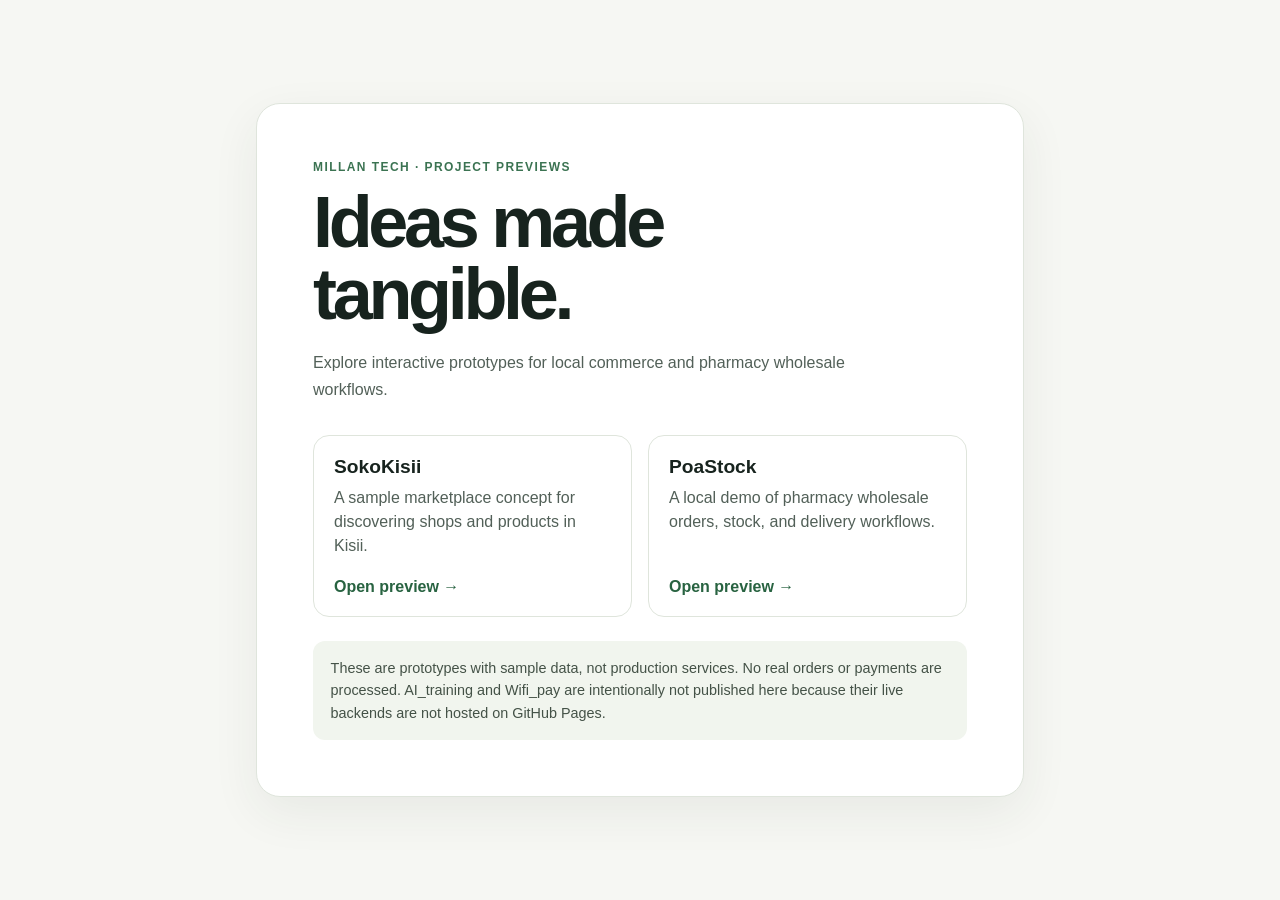
<file: index.html>
<!doctype html>
<html lang="en">
<head>
  <meta charset="utf-8">
  <meta name="viewport" content="width=device-width, initial-scale=1">
  <meta name="description" content="Static previews of SokoKisii and PoaStock prototypes.">
  <meta name="theme-color" content="#f6f7f3">
  <title>Millan Tech | Prototype previews</title>
  <style>
    :root {
      color-scheme: light;
      font-family: "Segoe UI", Arial, sans-serif;
      color: #17231e;
      background: #f6f7f3;
      font-synthesis: none;
      text-rendering: optimizeLegibility;
    }

    * { box-sizing: border-box; }

    body {
      display: grid;
      min-height: 100vh;
      margin: 0;
      place-items: center;
      padding: 2rem 1rem;
    }

    main {
      width: min(100%, 48rem);
      padding: clamp(1.5rem, 5vw, 3.5rem);
      border: 1px solid #dfe5dc;
      border-radius: 1.5rem;
      background: #fff;
      box-shadow: 0 1rem 3rem #25392c12;
    }

    .eyebrow {
      margin: 0 0 .75rem;
      color: #3b7352;
      font-size: .75rem;
      font-weight: 700;
      letter-spacing: .12em;
      text-transform: uppercase;
    }

    h1 {
      max-width: 12ch;
      margin: 0;
      font-size: clamp(2.5rem, 7vw, 4.5rem);
      letter-spacing: -.06em;
      line-height: 1;
    }

    .intro {
      max-width: 38rem;
      margin: 1.25rem 0 2rem;
      color: #526058;
      line-height: 1.65;
    }

    .projects {
      display: grid;
      gap: 1rem;
      grid-template-columns: repeat(auto-fit, minmax(min(100%, 15rem), 1fr));
    }

    .project {
      display: flex;
      min-height: 10rem;
      flex-direction: column;
      align-items: flex-start;
      justify-content: space-between;
      padding: 1.25rem;
      border: 1px solid #dfe5dc;
      border-radius: 1rem;
      color: inherit;
      text-decoration: none;
      transition: border-color .15s ease, transform .15s ease;
    }

    .project:hover, .project:focus-visible {
      transform: translateY(-2px);
      border-color: #3b7352;
    }

    .project h2 { margin: 0 0 .5rem; font-size: 1.2rem; }
    .project p { margin: 0; color: #526058; line-height: 1.5; }
    .open { margin-top: 1.25rem; color: #286341; font-weight: 700; }

    .notice {
      margin: 1.5rem 0 0;
      padding: 1rem 1.1rem;
      border-radius: .75rem;
      background: #f1f5ee;
      color: #445247;
      font-size: .9rem;
      line-height: 1.55;
    }
  </style>
</head>
<body>
  <main>
    <p class="eyebrow">Millan Tech · Project previews</p>
    <h1>Ideas made tangible.</h1>
    <p class="intro">Explore interactive prototypes for local commerce and pharmacy wholesale workflows.</p>

    <nav class="projects" aria-label="Prototype previews">
      <a class="project" href="Idea/">
        <div>
          <h2>SokoKisii</h2>
          <p>A sample marketplace concept for discovering shops and products in Kisii.</p>
        </div>
        <span class="open">Open preview →</span>
      </a>
      <a class="project" href="Pharmatech/prototype/">
        <div>
          <h2>PoaStock</h2>
          <p>A local demo of pharmacy wholesale orders, stock, and delivery workflows.</p>
        </div>
        <span class="open">Open preview →</span>
      </a>
    </nav>

    <p class="notice">These are prototypes with sample data, not production services. No real orders or payments are processed. AI_training and Wifi_pay are intentionally not published here because their live backends are not hosted on GitHub Pages.</p>
  </main>
</body>
</html>
</file>
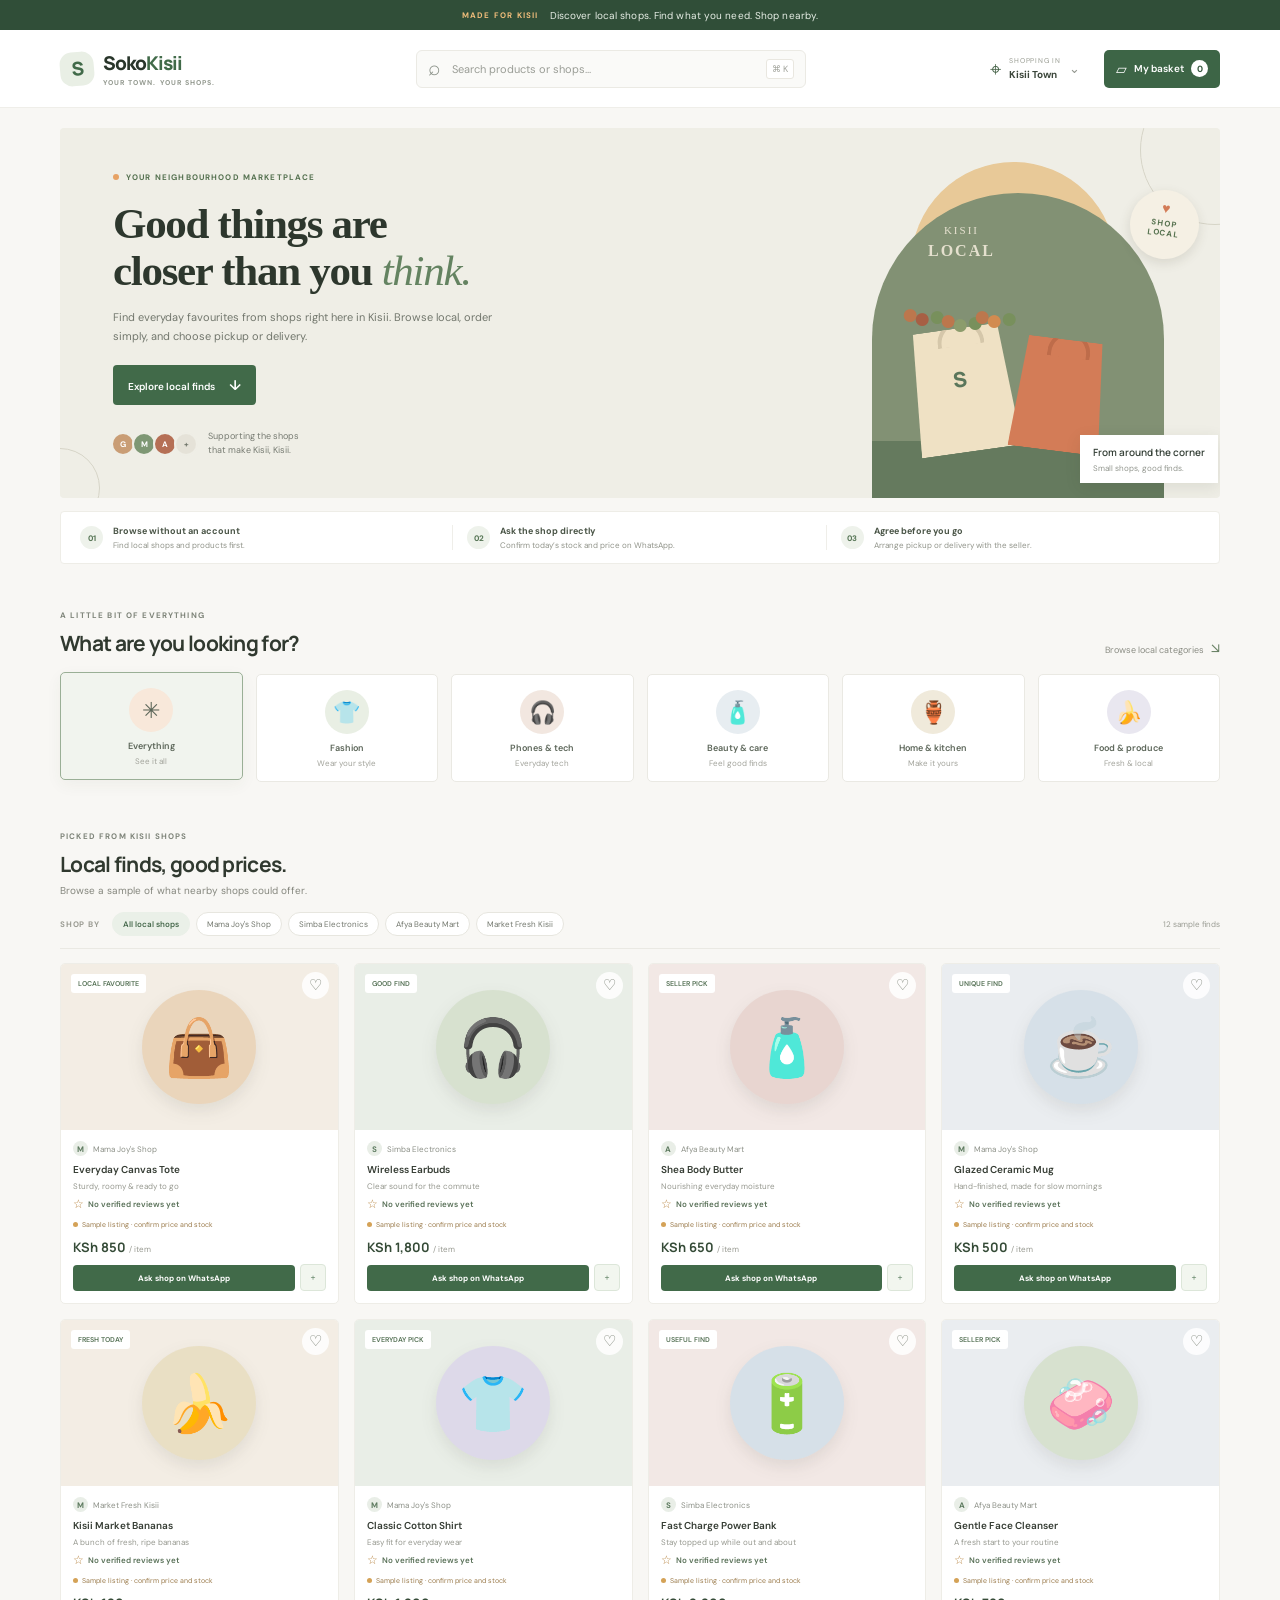
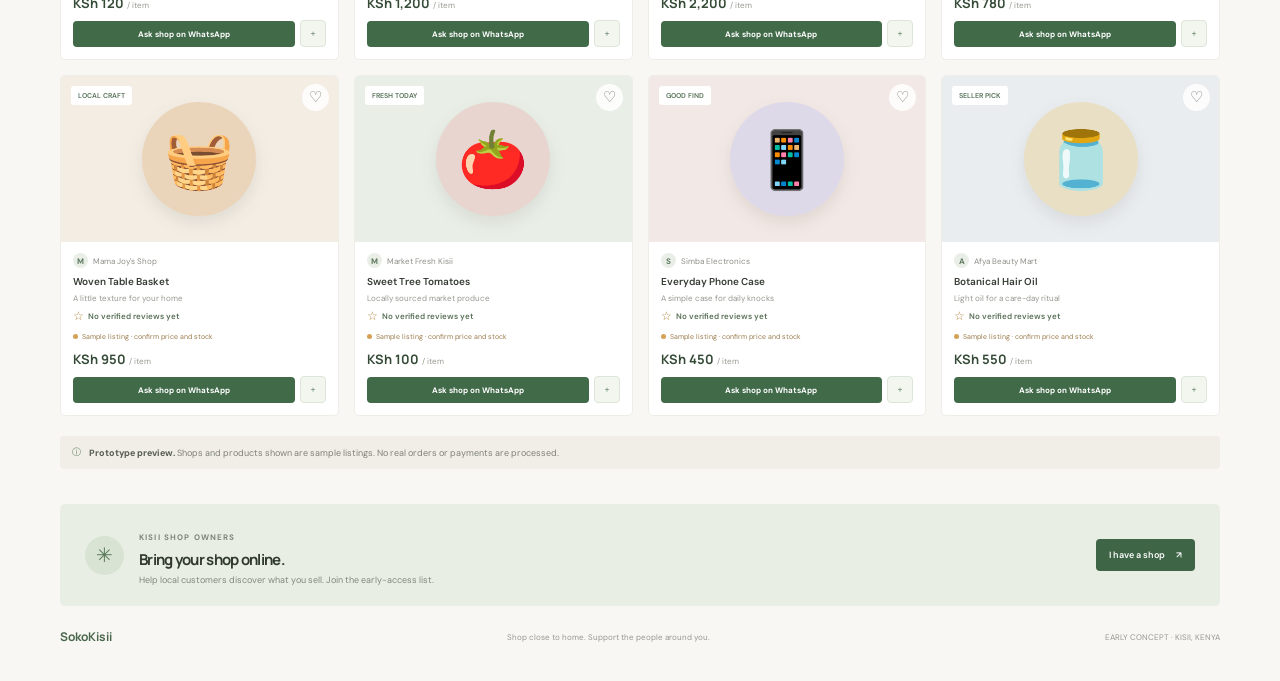
<file: Idea/index.html>
<!doctype html>
<html lang="en">
<head>
  <meta charset="utf-8">
  <meta name="viewport" content="width=device-width, initial-scale=1">
  <meta name="theme-color" content="#f8f7f4">
  <title>SokoKisii | Shop close to home</title>
  <link rel="stylesheet" href="css\styles.css">
  <script src="js\app.js" defer></script>
</head>
<body>
  <div class="announcement"><span>MADE FOR KISII</span> Discover local shops. Find what you need. Shop nearby.</div>
  <header class="site-header">
    <a class="brand" href="#" aria-label="SokoKisii home"><span class="brand-mark">S</span><span>Soko<span>Kisii</span><small>YOUR TOWN. YOUR SHOPS.</small></span></a>
    <label class="header-search"><span>⌕</span><input id="search-input" type="search" placeholder="Search products or shops..." aria-label="Search products or shops"><kbd>⌘ K</kbd></label>
    <div class="header-actions"><button class="location-button" id="location-button"><span>⌖</span><span><small>SHOPPING IN</small><strong>Kisii Town</strong></span><span class="chevron">⌄</span></button><button class="cart-button" id="cart-button"><span>▱</span><span>My basket</span><b id="cart-count">0</b></button></div>
  </header>

  <main>
    <section class="hero">
      <div class="hero-copy">
        <div class="hero-kicker"><span></span> YOUR NEIGHBOURHOOD MARKETPLACE</div>
        <h1>Good things are<br>closer than you <em>think.</em></h1>
        <p>Find everyday favourites from shops right here in Kisii. Browse local, order simply, and choose pickup or delivery.</p>
        <button class="hero-button" id="explore-button">Explore local finds <span>↓</span></button>
        <div class="hero-proof"><div class="proof-avatars"><i>G</i><i>M</i><i>A</i><i>+</i></div><span>Supporting the shops<br>that make Kisii, Kisii.</span></div>
      </div>
      <div class="hero-art" aria-label="Illustration of shopping bags and local produce">
        <div class="art-sun"></div><div class="art-arch"><div class="art-shop">KISII<br><b>LOCAL</b></div><div class="bag bag-one"><span>S</span></div><div class="bag bag-two"></div><div class="produce produce-one">●</div><div class="produce produce-two">●</div><div class="produce produce-three">●</div><div class="art-ground"></div></div>
        <div class="art-sticker"><span>♥</span><br>SHOP<br>LOCAL</div>
        <div class="art-caption"><b>From around the corner</b><span>Small shops, good finds.</span></div>
      </div>
      <div class="hero-deco deco-one"></div><div class="hero-deco deco-two"></div>
    </section>

    <section class="trust-strip" aria-label="How shopping works">
      <div><span>01</span><strong>Browse without an account</strong><small>Find local shops and products first.</small></div>
      <div><span>02</span><strong>Ask the shop directly</strong><small>Confirm today’s stock and price on WhatsApp.</small></div>
      <div><span>03</span><strong>Agree before you go</strong><small>Arrange pickup or delivery with the seller.</small></div>
    </section>

    <section class="category-section" id="shop-section">
      <div class="section-heading"><div><span class="eyebrow">A LITTLE BIT OF EVERYTHING</span><h2>What are you looking for?</h2></div><span class="section-aside">Browse local categories <span>↘</span></span></div>
      <div class="category-list" id="category-list"></div>
    </section>

    <section class="market-section">
      <div class="section-heading market-heading"><div><span class="eyebrow">PICKED FROM KISII SHOPS</span><h2>Local finds, good prices.</h2><p>Browse a sample of what nearby shops could offer.</p></div><button class="clear-filter hidden" id="clear-filter">Clear filters <span>×</span></button></div>
      <div class="shop-filter-row"><div class="filter-label">SHOP BY</div><div class="shop-chips" id="shop-chips"></div><div class="result-count" id="result-count"></div></div>
      <div class="product-grid" id="product-grid"></div>
      <div class="no-results hidden" id="no-results"><span>⌕</span><h3>No finds just yet</h3><p>Try another search or category.</p><button class="outline-button" id="reset-search">Show everything</button></div>
      <div class="demo-notice"><span>ⓘ</span><span><strong>Prototype preview.</strong> Shops and products shown are sample listings. No real orders or payments are processed.</span></div>
    </section>

    <section class="seller-banner">
      <div class="seller-icon">✳</div><div><span class="eyebrow">KISII SHOP OWNERS</span><h2>Bring your shop online.</h2><p>Help local customers discover what you sell. Join the early-access list.</p></div><button id="seller-button" class="seller-button">I have a shop <span>↗</span></button>
    </section>
    <footer><a class="footer-brand" href="#">SokoKisii</a><span>Shop close to home. Support the people around you.</span><span>EARLY CONCEPT · KISII, KENYA</span></footer>
  </main>

  <div class="overlay hidden" id="overlay"></div>
  <aside class="cart-drawer" id="cart-drawer" aria-label="Your basket" aria-hidden="true">
    <div class="drawer-head"><div><span class="eyebrow">YOUR LOCAL FINDS</span><h2>My basket <span id="drawer-count">(0)</span></h2></div><button class="close-button" id="close-cart" aria-label="Close basket">×</button></div>
    <div class="cart-content" id="cart-content"></div>
    <div class="cart-footer hidden" id="cart-footer"><div class="delivery-choice"><label><input type="radio" name="delivery" value="pickup" checked><span><b>Pick up</b><small>Collect from the shop</small></span></label><label><input type="radio" name="delivery" value="delivery"><span><b>Local delivery</b><small>Confirm fee with the shop</small></span></label></div><div class="cart-total"><span>Items subtotal</span><strong id="cart-total">KSh 0</strong></div><button class="checkout-button" id="checkout-button">Continue to checkout <span>→</span></button><p class="cart-legal">No payment is taken in this demo.</p></div>
  </aside>

  <dialog class="checkout-modal" id="checkout-modal">
    <form id="checkout-form">
      <div class="modal-head"><div><span class="eyebrow">DEMO CHECKOUT</span><h2>Where should the shop reach you?</h2><p>For a real order, the shop would confirm availability and delivery with you.</p></div><button type="button" class="close-button" data-close aria-label="Close">×</button></div>
      <label class="field-label" for="buyer-name">Your name</label><input class="text-input" id="buyer-name" required maxlength="80" placeholder="e.g. Akinyi">
      <label class="field-label" for="buyer-phone">Phone number</label><input class="text-input" id="buyer-phone" required inputmode="tel" placeholder="07XX XXX XXX" pattern="(?:\+?254|0)7\d{8}">
      <label class="field-label" for="buyer-location">Pickup / delivery area</label><input class="text-input" id="buyer-location" required maxlength="100" placeholder="e.g. Kisii Town, near the bus stage">
      <div class="checkout-summary"><span>Sample basket total</span><strong id="checkout-total">KSh 0</strong></div>
      <div class="demo-warning"><b>Sample order only</b><span>This preview does not contact a shop, reserve items, or collect payment.</span></div>
      <div class="modal-actions"><button class="outline-button" type="button" data-close>Back to basket</button><button class="checkout-button" type="submit">Preview my order <span>→</span></button></div>
    </form>
  </dialog>
  <dialog class="checkout-modal seller-modal" id="seller-modal">
    <form id="seller-form">
      <div class="modal-head"><div><span class="eyebrow">EARLY ACCESS · KISII</span><h2>Tell us about your shop</h2><p>This demo keeps your details on this device and does not submit them anywhere.</p></div><button type="button" class="close-button" data-close aria-label="Close">×</button></div>
      <label class="field-label" for="seller-name">Shop name</label><input class="text-input" id="seller-name" required maxlength="80" placeholder="Your business name">
      <label class="field-label" for="seller-category">What do you sell?</label><select class="text-input" id="seller-category"><option>Fashion & clothing</option><option>Phone & electronics</option><option>Beauty & personal care</option><option>Home & kitchen</option><option>Food & groceries</option><option>Other</option></select>
      <label class="field-label" for="seller-contact">Contact phone</label><input class="text-input" id="seller-contact" required inputmode="tel" placeholder="07XX XXX XXX" pattern="(?:\+?254|0)7\d{8}">
      <div class="demo-warning"><b>Prototype form</b><span>For now, note the interest locally and follow up in person to validate the idea.</span></div>
      <div class="modal-actions"><button class="outline-button" type="button" data-close>Cancel</button><button class="checkout-button" type="submit">Save demo interest <span>→</span></button></div>
    </form>
  </dialog>
  <dialog class="checkout-modal contact-modal" id="shop-contact-modal">
    <div class="contact-content">
      <div class="modal-head"><div><span class="eyebrow">CONTACT THE LOCAL SHOP</span><h2 id="contact-title">Ask about this item</h2><p id="contact-shop"></p></div><button type="button" class="close-button" data-close aria-label="Close">×</button></div>
      <div class="contact-assurance"><span>✓</span><div><strong>No account or payment needed</strong><small>The shop confirms availability, final price, and pickup or delivery with you.</small></div></div>
      <label class="field-label" for="contact-message">Message preview</label><textarea class="text-input message-preview" id="contact-message" rows="4" readonly></textarea>
      <div class="demo-warning" id="contact-demo-warning"><b>Sample shop: WhatsApp not connected</b><span>This listing is illustrative. No message will be sent. Add a real shop’s WhatsApp number only with the owner’s permission.</span></div>
      <a class="checkout-button hidden" id="whatsapp-link" href="#" target="_blank" rel="noopener noreferrer">Continue to WhatsApp <span>↗</span></a>
      <div class="modal-actions"><button class="outline-button" type="button" data-close>Close</button></div>
    </div>
  </dialog>
  <dialog class="checkout-modal reviews-modal" id="reviews-modal">
    <div class="reviews-content">
      <div class="modal-head"><div><span class="eyebrow">HONEST CUSTOMER FEEDBACK</span><h2 id="reviews-title">Product reviews</h2><p id="reviews-shop"></p></div><button type="button" class="close-button" data-close aria-label="Close">×</button></div>
      <div class="reviews-empty"><span class="review-empty-icon">☆</span><strong>No verified reviews yet</strong><p>We only want to show feedback from customers after a real purchase has been completed. We won’t publish made-up ratings or unverified testimonials.</p></div>
      <div class="review-guidance"><strong>How reviews will work</strong><ol><li>Ask the shop to confirm stock, price, and collection or delivery.</li><li>Buy directly from the shop and keep your receipt or order reference.</li><li>After the order is marked complete, share an honest review.</li></ol></div>
      <div class="demo-warning"><b>Prototype limitation</b><span>This preview cannot verify purchases or accept public reviews yet. Reviews will be enabled when real order confirmation and moderation are in place.</span></div>
      <div class="modal-actions"><button class="outline-button" type="button" data-close>Close</button><button class="checkout-button" type="button" id="ask-from-reviews">Ask the shop first <span>→</span></button></div>
    </div>
  </dialog>
  <div class="toast-region" id="toast-region" aria-live="polite"></div>
</body>
</html>
</file>
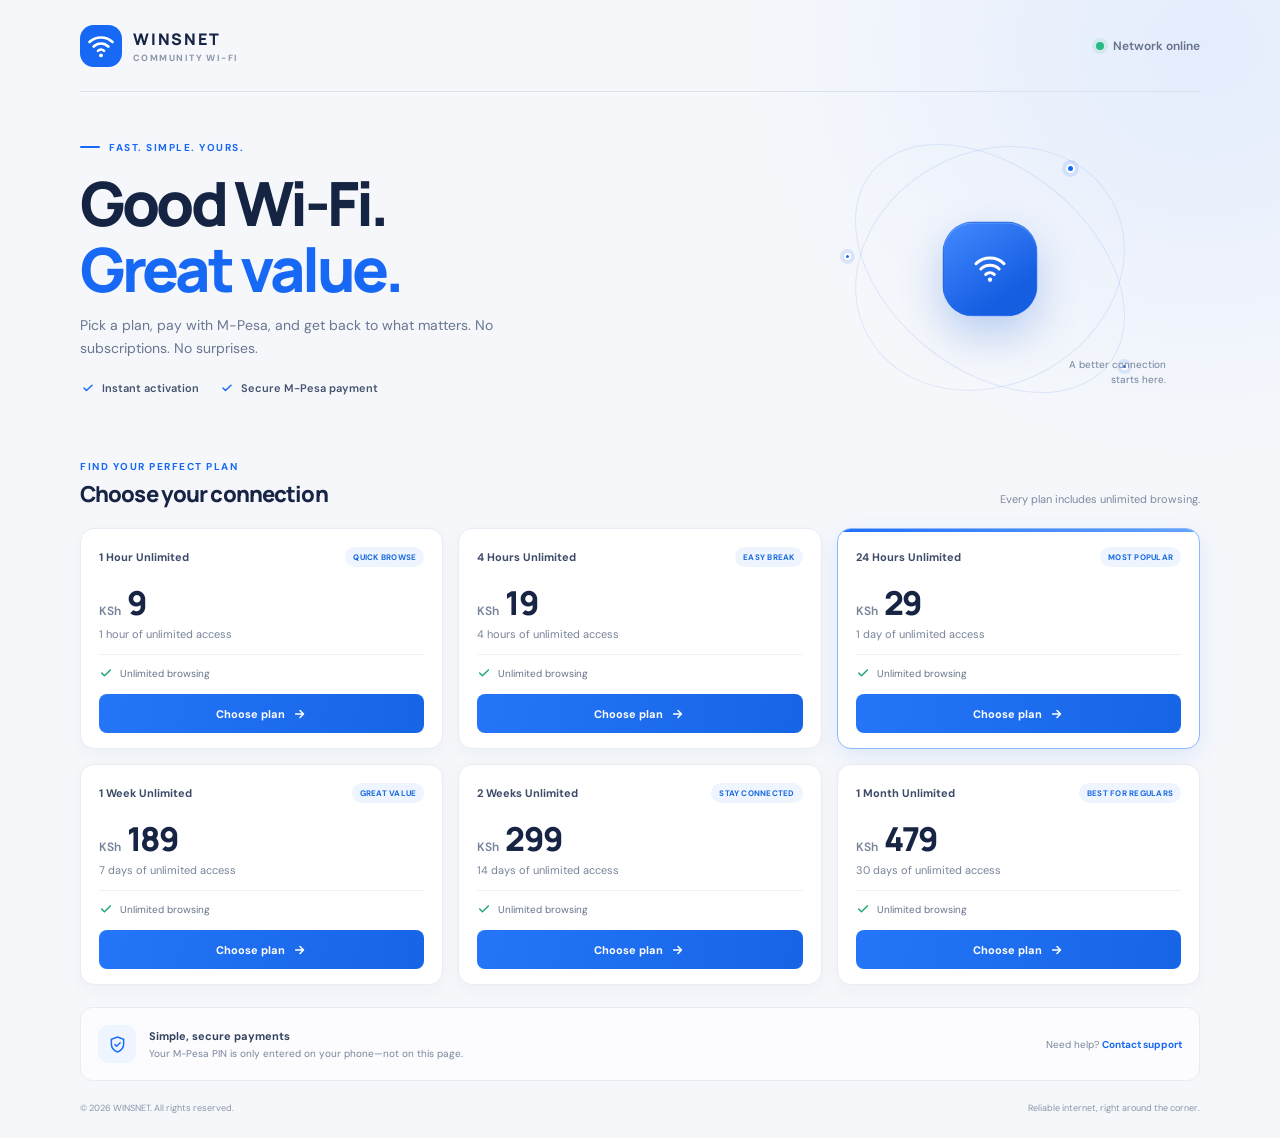
<file: Wifi_pay/index.html>
<!doctype html>
<html lang="en">
  <head>
    <meta charset="utf-8">
    <meta name="viewport" content="width=device-width, initial-scale=1">
    <meta name="theme-color" content="#f5f7fb">
    <meta name="description" content="Choose a WINSNET Wi-Fi plan and get online in minutes.">
    <title>WINSNET Wi-Fi | Choose your plan</title>
    <link rel="preconnect" href="https://fonts.googleapis.com">
    <link rel="preconnect" href="https://fonts.gstatic.com" crossorigin>
    <link href="https://fonts.googleapis.com/css2?family=DM+Sans:wght@400;500;600;700&family=Manrope:wght@400;500;600;700;800&display=swap" rel="stylesheet">
    <link rel="stylesheet" href="styles.css">
    <script src="app.js" defer></script>
  </head>
  <body>
    <div class="page-shell">
      <header class="site-header">
        <a class="brand" href="#" aria-label="WINSNET Wi-Fi home">
          <span class="brand-mark" aria-hidden="true">
            <svg viewBox="0 0 40 40" fill="none">
              <rect width="40" height="40" rx="13" fill="currentColor"/>
              <path d="M9 16.25a16 16 0 0 1 22 0M13 20.5a10 10 0 0 1 14 0M17.1 24.65a4.2 4.2 0 0 1 5.8 0" stroke="#fff" stroke-width="2.5" stroke-linecap="round"/>
              <circle cx="20" cy="29" r="1.8" fill="#fff"/>
            </svg>
          </span>
          <span class="brand-copy">
            <span class="brand-name">WINSNET</span>
            <span class="brand-caption">COMMUNITY WI-FI</span>
          </span>
        </a>
        <div class="header-status">
          <span class="status-dot" aria-hidden="true"></span>
          <span>Network online</span>
        </div>
      </header>

      <main>
        <section class="intro" aria-labelledby="page-title">
          <div class="intro-copy">
            <p class="eyebrow"><span class="eyebrow-line"></span> FAST. SIMPLE. YOURS.</p>
            <h1 id="page-title">Good Wi-Fi.<br><span>Great value.</span></h1>
            <p class="intro-description">Pick a plan, pay with M-Pesa, and get back to what matters. No subscriptions. No surprises.</p>
            <div class="intro-points">
              <span>
                <svg viewBox="0 0 20 20" aria-hidden="true"><path d="m5 10 3.1 3.1L15 6.5"/></svg>
                Instant activation
              </span>
              <span>
                <svg viewBox="0 0 20 20" aria-hidden="true"><path d="m5 10 3.1 3.1L15 6.5"/></svg>
                Secure M-Pesa payment
              </span>
            </div>
          </div>
          <div class="intro-art" aria-hidden="true">
            <div class="art-orbit orbit-one"></div>
            <div class="art-orbit orbit-two"></div>
            <div class="art-signal signal-one"></div>
            <div class="art-signal signal-two"></div>
            <div class="art-signal signal-three"></div>
            <div class="art-core">
              <svg viewBox="0 0 40 40" fill="none">
                <path d="M7 15a19 19 0 0 1 26 0M11.5 20a12.3 12.3 0 0 1 17 0M16 25a5.8 5.8 0 0 1 8 0" stroke="currentColor" stroke-width="2.8" stroke-linecap="round"/>
                <circle cx="20" cy="30" r="2" fill="currentColor"/>
              </svg>
            </div>
            <span class="art-caption">A better connection<br>starts here.</span>
          </div>
        </section>

        <section class="plans-section" aria-labelledby="plans-title">
          <div class="section-heading">
            <div>
              <p class="section-kicker">FIND YOUR PERFECT PLAN</p>
              <h2 id="plans-title">Choose your connection</h2>
            </div>
            <p class="section-note">Every plan includes unlimited browsing.</p>
          </div>
          <div class="plans-grid" id="plans-grid" aria-live="polite"></div>
        </section>

        <section class="help-strip" aria-label="Payment help">
          <div class="help-icon" aria-hidden="true">
            <svg viewBox="0 0 24 24" fill="none"><path d="M12 3.5 19 6v5.5c0 4.3-2.9 7.6-7 9-4.1-1.4-7-4.7-7-9V6l7-2.5Z" stroke="currentColor" stroke-width="1.7"/><path d="m9 12 2 2 4-4" stroke="currentColor" stroke-width="1.7" stroke-linecap="round" stroke-linejoin="round"/></svg>
          </div>
          <div class="help-copy">
            <strong>Simple, secure payments</strong>
            <span>Your M-Pesa PIN is only entered on your phone—not on this page.</span>
          </div>
          <a class="help-contact" href="tel:+254700000000">Need help? <span>Contact support</span></a>
        </section>
      </main>

      <footer class="site-footer">
        <span>© <span id="current-year"></span> WINSNET. All rights reserved.</span>
        <span>Reliable internet, right around the corner.</span>
      </footer>
    </div>

    <div class="modal-backdrop" id="checkout-modal" hidden>
      <section class="checkout-dialog" role="dialog" aria-modal="true" aria-labelledby="checkout-title" aria-describedby="checkout-description">
        <button class="modal-close" id="close-modal" type="button" aria-label="Close checkout">
          <svg viewBox="0 0 20 20" aria-hidden="true"><path d="m5 5 10 10M15 5 5 15"/></svg>
        </button>
        <div class="checkout-heading">
          <span class="checkout-icon" aria-hidden="true">
            <svg viewBox="0 0 24 24" fill="none"><path d="M3.5 8h17v10.5h-17zM3.5 11h17M7 15h3" stroke="currentColor" stroke-width="1.6" stroke-linecap="round" stroke-linejoin="round"/><path d="M6 8V5.5h14" stroke="currentColor" stroke-width="1.6" stroke-linecap="round"/></svg>
          </span>
          <p class="section-kicker">QUICK CHECKOUT</p>
          <h2 id="checkout-title">Get connected</h2>
          <p class="checkout-description" id="checkout-description">Choose a plan and pay securely with M-Pesa.</p>
        </div>
        <div class="selected-plan" id="selected-plan"></div>
        <form id="checkout-form" novalidate>
          <label class="field-label" for="phone-number">M-Pesa phone number</label>
          <div class="phone-input-wrap">
            <span class="country-code" aria-hidden="true">
              <svg viewBox="0 0 24 16"><rect width="24" height="16" rx="2" fill="#fff"/><path fill="#111" d="M0 0h24v4H0zM0 6h24v4H0zM0 12h24v4H0z"/><path fill="#c82832" d="M0 4h24v2H0zM0 10h24v2H0z"/><path fill="#fff" d="M9.2 4.1c-1 1-1 2.8 0 3.8s1 2.9 0 3.9c2 .2 3.7-1.7 3.7-3.9S11.2 3.9 9.2 4.1Zm5.6 0c1 1 1 2.8 0 3.8s-1 2.9 0 3.9c-2 .2-3.7-1.7-3.7-3.9s1.7-4 3.7-3.8Z"/></svg>
              <span>+254</span>
              <svg class="country-chevron" viewBox="0 0 16 16" aria-hidden="true"><path d="m4 6 4 4 4-4"/></svg>
            </span>
            <input id="phone-number" name="phone" type="tel" inputmode="numeric" autocomplete="tel-national" placeholder="712 345 678" maxlength="12" aria-describedby="phone-hint phone-error" required>
          </div>
          <span class="field-hint" id="phone-hint">Enter the number that should receive the M-Pesa prompt.</span>
          <span class="field-error" id="phone-error" role="alert"></span>
          <div class="payment-note">
            <span class="mpesa-mark" aria-hidden="true">M</span>
            <span>You'll receive a payment prompt on your phone. Enter your M-Pesa PIN there to approve.</span>
          </div>
          <button class="pay-button" id="pay-button" type="submit">
            <span class="button-label">Pay with M-Pesa</span>
            <span class="button-spinner" aria-hidden="true"></span>
            <svg viewBox="0 0 20 20" aria-hidden="true"><path d="M4 10h11M10 5l5 5-5 5"/></svg>
          </button>
          <p class="secure-caption">
            <svg viewBox="0 0 16 16" aria-hidden="true"><rect x="3.5" y="7" width="9" height="7" rx="1.4"/><path d="M5.5 7V5a2.5 2.5 0 0 1 5 0v2"/></svg>
            Secure checkout. Your payment details stay private.
          </p>
        </form>
        <div class="payment-status" id="payment-status" role="status" aria-live="polite" hidden></div>
      </section>
    </div>
  </body>
</html>
</file>
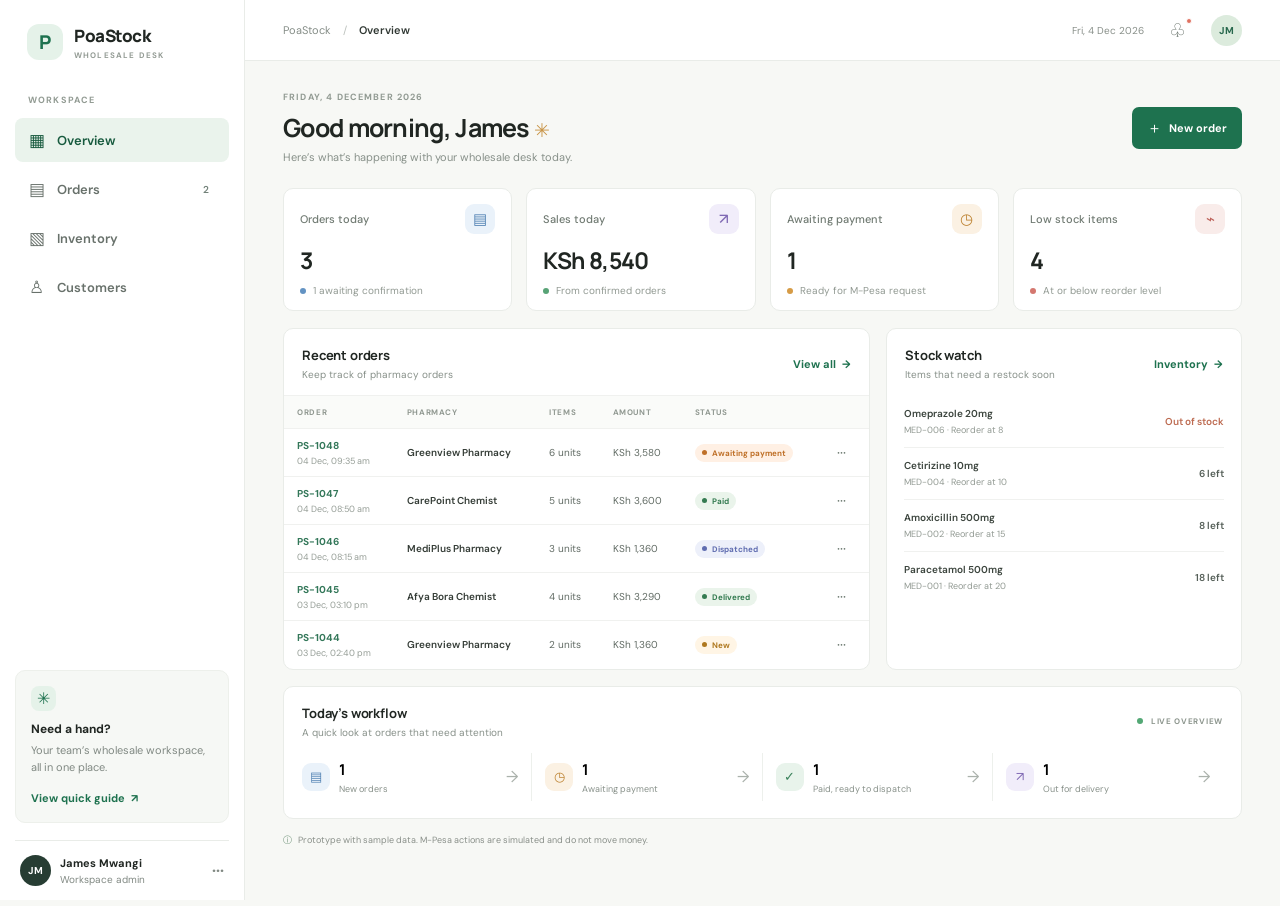
<file: Pharmatech/prototype/index.html>
<!doctype html>
<html lang="en">
<head>
  <meta charset="utf-8">
  <meta name="viewport" content="width=device-width, initial-scale=1">
  <meta name="theme-color" content="#f7f8f5">
  <title>PoaStock | Pharmacy wholesale</title>
  <link rel="stylesheet" href="css\styles.css">
  <script src="js\app.js" defer></script>
</head>
<body>
  <div class="app-shell">
    <aside class="sidebar" id="sidebar">
      <a class="brand" href="#" aria-label="PoaStock home">
        <span class="brand-mark">P</span>
        <span>PoaStock<small>WHOLESALE DESK</small></span>
      </a>
      <div class="workspace-label">WORKSPACE</div>
      <nav class="nav-list" aria-label="Main navigation">
        <button class="nav-item active" data-page="overview"><span class="nav-icon">▦</span>Overview</button>
        <button class="nav-item" data-page="orders"><span class="nav-icon">▤</span>Orders <span class="nav-count" id="nav-order-count">0</span></button>
        <button class="nav-item" data-page="inventory"><span class="nav-icon">▧</span>Inventory</button>
        <button class="nav-item" data-page="customers"><span class="nav-icon">♙</span>Customers</button>
      </nav>
      <div class="sidebar-bottom">
        <div class="help-card">
          <span class="help-icon">✳</span>
          <strong>Need a hand?</strong>
          <p>Your team’s wholesale workspace, all in one place.</p>
          <button class="text-button" id="help-button">View quick guide <span>↗</span></button>
        </div>
        <div class="user-card">
          <div class="avatar avatar-dark">JM</div>
          <div><strong>James Mwangi</strong><small>Workspace admin</small></div>
          <span class="more-icon">···</span>
        </div>
      </div>
    </aside>

    <main class="main-content">
      <header class="topbar">
        <button class="mobile-menu" id="mobile-menu" aria-label="Open menu">☰</button>
        <div class="breadcrumb">PoaStock <span>/</span> <strong id="breadcrumb-current">Overview</strong></div>
        <div class="topbar-actions">
          <span class="today-label" id="today-label"></span>
          <button class="icon-button notification-button" aria-label="Notifications">♧<i></i></button>
          <div class="avatar avatar-green">JM</div>
        </div>
      </header>

      <div class="page-wrap">
        <section class="page-view" id="overview-page">
          <div class="page-heading">
            <div><div class="eyebrow" id="today-eyebrow"></div><h1>Good morning, James <span class="wave">✳</span></h1><p>Here’s what’s happening with your wholesale desk today.</p></div>
            <button class="button button-primary" data-action="new-order"><span>＋</span> New order</button>
          </div>

          <div class="stats-grid">
            <article class="stat-card"><div class="stat-top"><span>Orders today</span><span class="stat-icon icon-blue">▤</span></div><div class="stat-value" id="stat-orders">0</div><div class="stat-foot"><span class="status-dot dot-blue"></span><span id="stat-pending">0 awaiting confirmation</span></div></article>
            <article class="stat-card"><div class="stat-top"><span>Sales today</span><span class="stat-icon icon-purple">↗</span></div><div class="stat-value" id="stat-sales">KSh 0</div><div class="stat-foot"><span class="status-dot dot-green"></span><span>From confirmed orders</span></div></article>
            <article class="stat-card"><div class="stat-top"><span>Awaiting payment</span><span class="stat-icon icon-orange">◷</span></div><div class="stat-value" id="stat-unpaid">0</div><div class="stat-foot"><span class="status-dot dot-orange"></span><span>Ready for M-Pesa request</span></div></article>
            <article class="stat-card"><div class="stat-top"><span>Low stock items</span><span class="stat-icon icon-red">⌁</span></div><div class="stat-value" id="stat-low-stock">0</div><div class="stat-foot"><span class="status-dot dot-red"></span><span>At or below reorder level</span></div></article>
          </div>

          <div class="content-grid">
            <section class="panel orders-panel">
              <div class="panel-heading"><div><h2>Recent orders</h2><p>Keep track of pharmacy orders</p></div><button class="text-button" data-page="orders">View all <span>→</span></button></div>
              <div class="table-wrap"><table><thead><tr><th>ORDER</th><th>PHARMACY</th><th>ITEMS</th><th>AMOUNT</th><th>STATUS</th><th></th></tr></thead><tbody id="recent-orders-body"></tbody></table></div>
            </section>
            <section class="panel stock-panel">
              <div class="panel-heading"><div><h2>Stock watch</h2><p>Items that need a restock soon</p></div><button class="text-button" data-page="inventory">Inventory <span>→</span></button></div>
              <div class="stock-list" id="stock-watch-list"></div>
            </section>
          </div>
          <section class="panel activity-panel">
            <div class="panel-heading"><div><h2>Today’s workflow</h2><p>A quick look at orders that need attention</p></div><span class="live-label"><i></i> LIVE OVERVIEW</span></div>
            <div class="workflow-grid">
              <button class="workflow-step" data-workflow="pending"><span class="workflow-icon icon-blue">▤</span><span><strong id="workflow-new">0</strong><small>New orders</small></span><span class="workflow-arrow">→</span></button>
              <button class="workflow-step" data-workflow="awaiting"><span class="workflow-icon icon-orange">◷</span><span><strong id="workflow-payment">0</strong><small>Awaiting payment</small></span><span class="workflow-arrow">→</span></button>
              <button class="workflow-step" data-workflow="paid"><span class="workflow-icon icon-green">✓</span><span><strong id="workflow-paid">0</strong><small>Paid, ready to dispatch</small></span><span class="workflow-arrow">→</span></button>
              <button class="workflow-step" data-workflow="dispatched"><span class="workflow-icon icon-purple">↗</span><span><strong id="workflow-delivery">0</strong><small>Out for delivery</small></span><span class="workflow-arrow">→</span></button>
            </div>
          </section>
          <p class="demo-note"><span>ⓘ</span> Prototype with sample data. M-Pesa actions are simulated and do not move money.</p>
        </section>

        <section class="page-view hidden" id="orders-page">
          <div class="page-heading">
            <div><div class="eyebrow">WHOLESALE DESK</div><h1>Orders</h1><p>Review, confirm, and track pharmacy orders.</p></div>
            <button class="button button-primary" data-action="new-order"><span>＋</span> New order</button>
          </div>
          <section class="panel full-panel">
            <div class="panel-toolbar"><div class="filter-tabs" id="order-filters"><button class="filter-tab active" data-filter="all">All orders</button><button class="filter-tab" data-filter="pending">New</button><button class="filter-tab" data-filter="awaiting">Awaiting payment</button><button class="filter-tab" data-filter="paid">Paid</button><button class="filter-tab" data-filter="dispatched">Dispatched</button></div><label class="search-box"><span>⌕</span><input id="order-search" type="search" placeholder="Search orders or pharmacies"></label></div>
            <div class="table-wrap"><table><thead><tr><th>ORDER</th><th>PHARMACY</th><th>ITEMS</th><th>AMOUNT</th><th>PAYMENT</th><th>ORDER STATUS</th><th></th></tr></thead><tbody id="orders-body"></tbody></table></div>
            <div class="table-empty hidden" id="orders-empty">No orders match this view.</div>
          </section>
        </section>

        <section class="page-view hidden" id="inventory-page">
          <div class="page-heading">
            <div><div class="eyebrow">PRODUCT CATALOGUE</div><h1>Inventory</h1><p>Keep your product availability and reorder levels up to date.</p></div>
            <button class="button button-primary" id="add-product-button"><span>＋</span> Add product</button>
          </div>
          <div class="stats-grid compact-stats">
            <article class="stat-card"><div class="stat-top"><span>Products listed</span><span class="stat-icon icon-blue">▧</span></div><div class="stat-value" id="inventory-total">0</div><div class="stat-foot">Active in your catalogue</div></article>
            <article class="stat-card"><div class="stat-top"><span>Low stock</span><span class="stat-icon icon-red">⌁</span></div><div class="stat-value" id="inventory-low">0</div><div class="stat-foot">Review reorder levels</div></article>
            <article class="stat-card"><div class="stat-top"><span>Out of stock</span><span class="stat-icon icon-orange">!</span></div><div class="stat-value" id="inventory-out">0</div><div class="stat-foot">Unavailable to order</div></article>
          </div>
          <section class="panel full-panel">
            <div class="panel-toolbar"><div><h2>Product list</h2><p>Sample catalogue for demonstration</p></div><label class="search-box"><span>⌕</span><input id="product-search" type="search" placeholder="Search product"></label></div>
            <div class="table-wrap"><table><thead><tr><th>PRODUCT</th><th>SKU</th><th>UNIT</th><th>PRICE</th><th>IN STOCK</th><th>REORDER AT</th><th>STATUS</th></tr></thead><tbody id="inventory-body"></tbody></table></div>
            <div class="table-empty hidden" id="inventory-empty">No products match your search.</div>
          </section>
        </section>

        <section class="page-view hidden" id="customers-page">
          <div class="page-heading"><div><div class="eyebrow">YOUR BUYERS</div><h1>Customers</h1><p>Pharmacies that order from your wholesale desk.</p></div><button class="button button-primary" id="add-customer-button"><span>＋</span> Add customer</button></div>
          <section class="panel full-panel">
            <div class="panel-toolbar"><div><h2>Pharmacy customers</h2><p>Contact and order history</p></div><label class="search-box"><span>⌕</span><input id="customer-search" type="search" placeholder="Search pharmacy"></label></div>
            <div class="table-wrap"><table><thead><tr><th>PHARMACY</th><th>CONTACT</th><th>PHONE</th><th>LOCATION</th><th>ORDERS</th><th>LAST ORDER</th></tr></thead><tbody id="customers-body"></tbody></table></div>
            <div class="table-empty hidden" id="customers-empty">No pharmacies match your search.</div>
          </section>
        </section>
      </div>
    </main>
  </div>
  <div class="toast-region" id="toast-region" aria-live="polite"></div>
  <dialog class="modal" id="order-modal">
    <form id="order-form">
      <div class="modal-heading"><div><div class="eyebrow">NEW WHOLESALE ORDER</div><h2>Create an order</h2></div><button type="button" class="modal-close" data-close aria-label="Close">×</button></div>
      <label class="field-label" for="order-customer">Pharmacy customer</label><select id="order-customer" required></select>
      <div class="form-section-heading"><strong>Order items</strong><button type="button" class="text-button" id="add-order-item">＋ Add item</button></div>
      <div id="order-items"></div>
      <div class="total-row"><span>Order total</span><strong id="order-total">KSh 0</strong></div>
      <label class="field-label" for="order-notes">Note <span class="optional">(optional)</span></label><input class="text-input" id="order-notes" maxlength="140" placeholder="e.g. Deliver before 3pm">
      <div class="modal-actions"><button type="button" class="button button-secondary" data-close>Cancel</button><button class="button button-primary" type="submit">Create order</button></div>
    </form>
  </dialog>
  <dialog class="modal small-modal" id="payment-modal">
    <form id="payment-form">
      <div class="modal-heading"><div><div class="eyebrow">PAYMENT REQUEST · DEMO</div><h2>Request M-Pesa payment</h2></div><button type="button" class="modal-close" data-close aria-label="Close">×</button></div>
      <div class="payment-summary"><span>Order amount</span><strong id="payment-amount">KSh 0</strong></div>
      <label class="field-label" for="payment-phone">Customer M-Pesa number</label><input class="text-input" id="payment-phone" inputmode="tel" autocomplete="tel" placeholder="07XX XXX XXX" required pattern="(?:\+?254|0)7\d{8}">
      <div class="sandbox-warning"><strong>Simulation only</strong><span>This demo will not send an STK Push or collect a payment.</span></div>
      <div class="modal-actions"><button type="button" class="button button-secondary" data-close>Cancel</button><button class="button button-primary" type="submit">Simulate payment</button></div>
    </form>
  </dialog>
  <dialog class="modal small-modal" id="product-modal">
    <form id="product-form">
      <div class="modal-heading"><div><div class="eyebrow">PRODUCT CATALOGUE</div><h2>Add a product</h2></div><button type="button" class="modal-close" data-close aria-label="Close">×</button></div>
      <label class="field-label" for="product-name">Product name</label><input class="text-input" id="product-name" required maxlength="80" placeholder="e.g. Paracetamol 500mg">
      <div class="form-row"><div><label class="field-label" for="product-sku">SKU</label><input class="text-input" id="product-sku" required maxlength="24" placeholder="e.g. MED-104"></div><div><label class="field-label" for="product-unit">Unit / pack</label><input class="text-input" id="product-unit" required maxlength="30" placeholder="e.g. Box of 100"></div></div>
      <div class="form-row"><div><label class="field-label" for="product-price">Price (KSh)</label><input class="text-input" id="product-price" type="number" min="1" step="1" required></div><div><label class="field-label" for="product-stock">Stock quantity</label><input class="text-input" id="product-stock" type="number" min="0" step="1" required></div></div>
      <label class="field-label" for="product-reorder">Reorder level</label><input class="text-input" id="product-reorder" type="number" min="0" step="1" value="10" required>
      <div class="modal-actions"><button type="button" class="button button-secondary" data-close>Cancel</button><button class="button button-primary" type="submit">Add product</button></div>
    </form>
  </dialog>
  <dialog class="modal small-modal" id="customer-modal">
    <form id="customer-form">
      <div class="modal-heading"><div><div class="eyebrow">CUSTOMER DIRECTORY</div><h2>Add a pharmacy</h2></div><button type="button" class="modal-close" data-close aria-label="Close">×</button></div>
      <label class="field-label" for="customer-name">Pharmacy name</label><input class="text-input" id="customer-name" required maxlength="80" placeholder="e.g. Greenview Pharmacy">
      <label class="field-label" for="customer-contact">Contact person</label><input class="text-input" id="customer-contact" required maxlength="80" placeholder="Full name">
      <label class="field-label" for="customer-phone">Phone number</label><input class="text-input" id="customer-phone" required inputmode="tel" placeholder="07XX XXX XXX" pattern="(?:\+?254|0)7\d{8}">
      <label class="field-label" for="customer-location">Location</label><input class="text-input" id="customer-location" required maxlength="80" placeholder="e.g. Westlands, Nairobi">
      <div class="modal-actions"><button type="button" class="button button-secondary" data-close>Cancel</button><button class="button button-primary" type="submit">Add pharmacy</button></div>
    </form>
  </dialog>
</body>
</html>
</file>
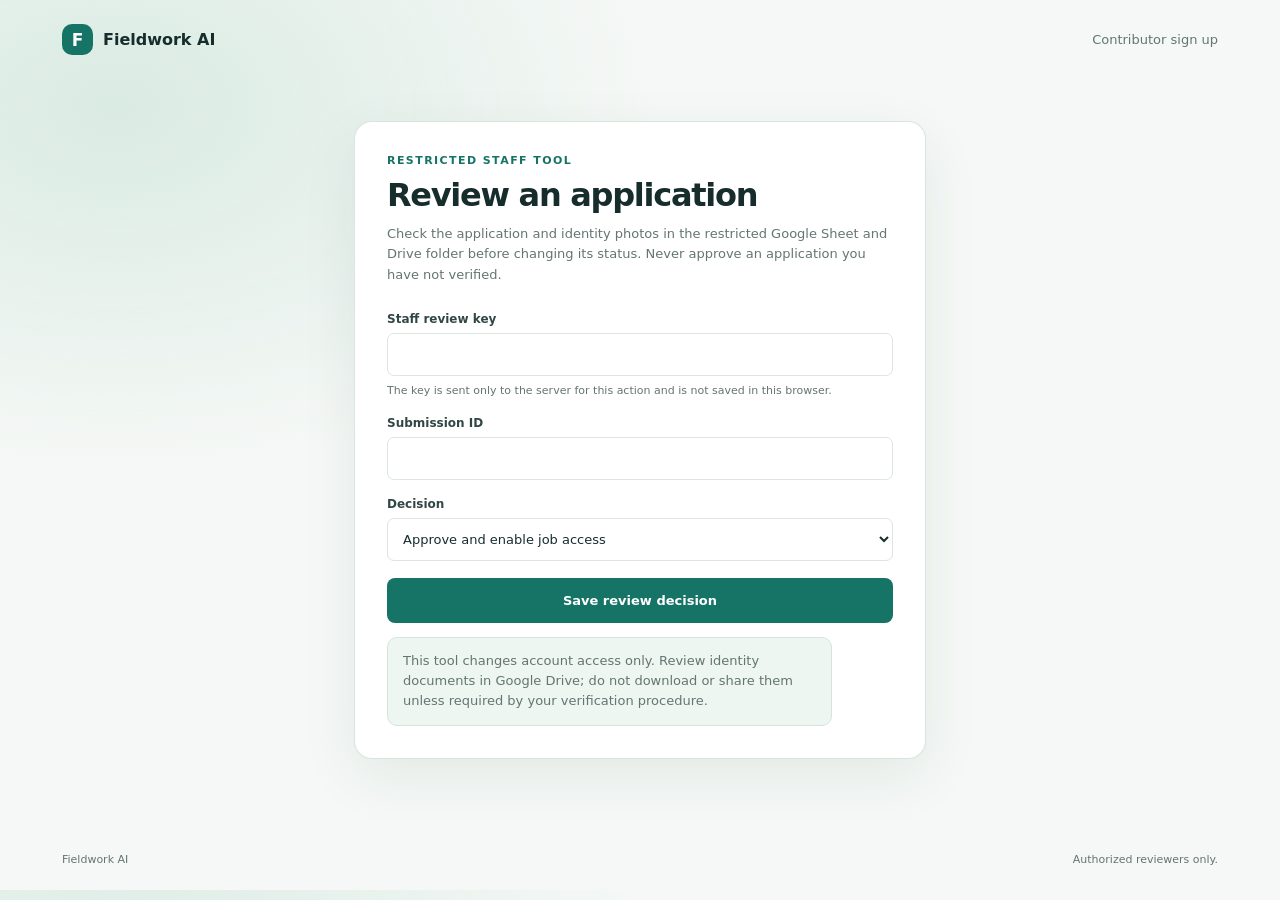
<file: AI_training/review.html>
<!doctype html>
<html lang="en">
<head>
  <meta charset="utf-8">
  <meta name="viewport" content="width=device-width, initial-scale=1">
  <meta name="description" content="Approve or reject an AI training contributor application.">
  <title>Staff review | Fieldwork AI</title>
  <link rel="stylesheet" href="styles.css">
  <script src="review.js" defer></script>
</head>
<body>
  <header class="topbar">
    <a class="brand" href="./"><span class="brand-mark">F</span> Fieldwork AI</a>
    <a class="staff-link" href="./">Contributor sign up</a>
  </header>
  <main class="review-layout">
    <section class="card review-card">
      <p class="eyebrow">Restricted staff tool</p>
      <h1>Review an application</h1>
      <p>Check the application and identity photos in the restricted Google Sheet and Drive folder before changing its status. Never approve an application you have not verified.</p>
      <form id="review-form" class="review-form">
        <label class="field">Staff review key
          <input name="admin_key" type="password" autocomplete="off" required minlength="32">
          <small>The key is sent only to the server for this action and is not saved in this browser.</small>
        </label>
        <label class="field">Submission ID
          <input name="submission_id" required pattern="[0-9a-fA-F-]{36}" title="Enter the 36-character submission ID shown on the application.">
        </label>
        <label class="field">Decision
          <select name="status" required>
            <option value="approved">Approve and enable job access</option>
            <option value="rejected">Reject and keep job access disabled</option>
          </select>
        </label>
        <div id="review-message" class="notice" role="alert" hidden></div>
        <button class="button primary full-button" type="submit">Save review decision</button>
      </form>
      <p class="privacy-note form-privacy">This tool changes account access only. Review identity documents in Google Drive; do not download or share them unless required by your verification procedure.</p>
    </section>
  </main>
  <footer><span>Fieldwork AI</span><span>Authorized reviewers only.</span></footer>
</body>
</html>
</file>
<file: Wifi_pay/styles.css>
:root {
  color-scheme: light;
  --ink: #162443;
  --muted: #73809a;
  --blue: #1769f5;
  --blue-dark: #0e51d0;
  --navy: #172444;
  --line: #e8edf5;
  --canvas: #f5f7fb;
  --gold: #f2a83b;
  font-family: "DM Sans", "Segoe UI", sans-serif;
  font-synthesis: none;
  text-rendering: optimizeLegibility;
  -webkit-font-smoothing: antialiased;
  -moz-osx-font-smoothing: grayscale;
}

* {
  box-sizing: border-box;
}

body {
  min-width: 320px;
  margin: 0;
  color: var(--ink);
  background:
    radial-gradient(ellipse at 94% 4%, rgba(215, 229, 255, .56), transparent 28rem),
    var(--canvas);
}

button,
input {
  font: inherit;
}

button,
a,
input {
  -webkit-tap-highlight-color: transparent;
}

a {
  color: inherit;
}

.page-shell {
  width: min(1120px, calc(100% - 64px));
  margin: 0 auto;
}

.site-header {
  display: flex;
  min-height: 92px;
  align-items: center;
  justify-content: space-between;
  border-bottom: 1px solid rgba(210, 219, 233, .72);
}

.brand {
  display: inline-flex;
  align-items: center;
  gap: 11px;
  color: inherit;
  text-decoration: none;
}

.brand-mark,
.brand-mark svg {
  display: block;
  width: 42px;
  height: 42px;
}

.brand-mark {
  color: var(--blue);
}

.brand-copy {
  display: grid;
  gap: 2px;
}

.brand-name {
  color: var(--navy);
  font-family: Manrope, "Segoe UI", sans-serif;
  font-size: 16px;
  font-weight: 800;
  letter-spacing: .11em;
}

.brand-caption {
  color: #8a96a9;
  font-size: 9px;
  font-weight: 700;
  letter-spacing: .16em;
}

.header-status {
  display: inline-flex;
  align-items: center;
  gap: 9px;
  color: #64718a;
  font-size: 12px;
  font-weight: 600;
}

.status-dot,
.demo-dot {
  width: 8px;
  height: 8px;
  border-radius: 50%;
  background: #29b985;
  box-shadow: 0 0 0 4px rgba(41, 185, 133, .12);
}

.intro {
  position: relative;
  display: flex;
  min-height: 320px;
  align-items: center;
  justify-content: space-between;
  overflow: hidden;
  padding: 39px 0 44px;
}

.intro-copy {
  position: relative;
  z-index: 1;
  max-width: 520px;
}

.eyebrow,
.section-kicker {
  margin: 0;
  color: var(--blue);
  font-size: 10px;
  font-weight: 700;
  letter-spacing: .15em;
}

.eyebrow {
  display: flex;
  align-items: center;
  gap: 9px;
}

.eyebrow-line {
  width: 20px;
  height: 2px;
  border-radius: 2px;
  background: var(--blue);
}

h1,
h2,
p {
  margin-top: 0;
}

h1,
.section-heading h2,
.checkout-heading h2 {
  font-family: Manrope, "Segoe UI", sans-serif;
}

h1 {
  margin: 16px 0 12px;
  font-size: clamp(42px, 5.3vw, 61px);
  font-weight: 800;
  letter-spacing: -.055em;
  line-height: 1.08;
}

h1 span {
  color: var(--blue);
}

.intro-description {
  max-width: 455px;
  margin-bottom: 19px;
  color: #697791;
  font-size: 14px;
  line-height: 1.7;
}

.intro-points {
  display: flex;
  flex-wrap: wrap;
  gap: 20px;
}

.intro-points span {
  display: inline-flex;
  align-items: center;
  gap: 6px;
  color: #44526c;
  font-size: 11px;
  font-weight: 600;
}

.intro-points svg {
  width: 16px;
  height: 16px;
  fill: none;
  stroke: var(--blue);
  stroke-linecap: round;
  stroke-linejoin: round;
  stroke-width: 1.8;
}

.intro-art {
  position: relative;
  width: 300px;
  height: 275px;
  margin-right: 60px;
  flex: 0 0 300px;
}

.art-orbit {
  position: absolute;
  border: 1px solid rgba(76, 130, 232, .14);
  border-radius: 50%;
}

.orbit-one {
  inset: 21px 10px;
  transform: rotate(-29deg);
}

.orbit-two {
  inset: 36px -3px;
  transform: rotate(39deg);
}

.art-core {
  position: absolute;
  top: 50%;
  left: 50%;
  display: grid;
  width: 95px;
  height: 95px;
  place-items: center;
  transform: translate(-50%, -50%);
  border: 1px solid rgba(80, 132, 228, .13);
  border-radius: 31px;
  color: #fff;
  background: linear-gradient(145deg, #4489ff, #155ee2 74%);
  box-shadow: 0 18px 42px rgba(25, 94, 218, .26), inset 0 1px 0 rgba(255, 255, 255, .23);
}

.art-core svg {
  width: 43px;
  height: 43px;
}

.art-signal {
  position: absolute;
  width: 9px;
  height: 9px;
  border: 2px solid #fff;
  border-radius: 50%;
  background: var(--blue);
  box-shadow: 0 0 0 4px rgba(35, 108, 235, .13);
}

.signal-one {
  top: 33px;
  right: 65px;
}

.signal-two {
  top: 122px;
  left: 4px;
  width: 7px;
  height: 7px;
}

.signal-three {
  right: 12px;
  bottom: 36px;
  width: 7px;
  height: 7px;
}

.art-caption {
  position: absolute;
  right: -26px;
  bottom: 19px;
  color: #71809a;
  font-size: 10px;
  line-height: 1.5;
  text-align: right;
}

.plans-section {
  padding: 10px 0 0;
}

.section-heading {
  display: flex;
  align-items: end;
  justify-content: space-between;
  margin-bottom: 19px;
}

.section-heading h2,
.checkout-heading h2 {
  margin: 6px 0 0;
  color: var(--navy);
  font-size: 22px;
  font-weight: 800;
  letter-spacing: -.04em;
}

.section-note {
  margin: 0 0 3px;
  color: #7d899d;
  font-size: 11px;
}

.plans-grid {
  display: grid;
  grid-template-columns: repeat(3, minmax(0, 1fr));
  gap: 15px;
}

.plan-card {
  position: relative;
  display: flex;
  min-height: 208px;
  flex-direction: column;
  overflow: hidden;
  padding: 18px 18px 15px;
  border: 1px solid #e7ecf5;
  border-radius: 14px;
  background: #fff;
  box-shadow: 0 5px 16px rgba(28, 48, 86, .035);
  transition: transform .2s ease, box-shadow .2s ease, border-color .2s ease;
}

.plan-card:hover {
  transform: translateY(-3px);
  border-color: #cbdafa;
  box-shadow: 0 12px 28px rgba(28, 72, 150, .1);
}

.plan-topline {
  display: flex;
  align-items: center;
  justify-content: space-between;
  gap: 8px;
}

.plan-duration {
  color: #3c4b68;
  font-size: 11px;
  font-weight: 700;
}

.plan-badge {
  padding: 5px 8px;
  border-radius: 99px;
  color: #1769df;
  background: #eef5ff;
  font-size: 8px;
  font-weight: 700;
  letter-spacing: .03em;
  text-transform: uppercase;
}

.plan-card.featured {
  border-color: #8db8ff;
  box-shadow: 0 7px 22px rgba(33, 101, 225, .1);
}

.plan-card.featured::before {
  position: absolute;
  top: 0;
  right: 0;
  left: 0;
  height: 3px;
  background: linear-gradient(90deg, #216eff, #64a3ff);
  content: "";
}

.plan-price {
  display: flex;
  align-items: baseline;
  gap: 6px;
  margin: 13px 0 2px;
}

.currency {
  color: #77839a;
  font-size: 12px;
  font-weight: 600;
}

.amount {
  color: var(--navy);
  font-family: Manrope, "Segoe UI", sans-serif;
  font-size: 33px;
  font-weight: 800;
  letter-spacing: -.055em;
}

.plan-duration-copy {
  margin: 0;
  color: #77839a;
  font-size: 11px;
}

.plan-divider {
  height: 1px;
  margin: 13px 0 11px;
  background: #edf0f5;
}

.plan-feature {
  display: inline-flex;
  align-items: center;
  gap: 7px;
  margin-bottom: 14px;
  color: #66738b;
  font-size: 10px;
}

.plan-feature svg {
  width: 14px;
  height: 14px;
  fill: none;
  stroke: #28a979;
  stroke-linecap: round;
  stroke-linejoin: round;
  stroke-width: 1.8;
}

.plan-button {
  display: flex;
  width: 100%;
  min-height: 39px;
  align-items: center;
  justify-content: center;
  gap: 8px;
  margin-top: auto;
  border: 0;
  border-radius: 8px;
  color: #fff;
  background: linear-gradient(100deg, #2475f8, #1765e7);
  cursor: pointer;
  font-size: 11px;
  font-weight: 700;
  transition: background .2s ease, transform .2s ease, box-shadow .2s ease;
}

.plan-button:hover {
  transform: translateY(-1px);
  background: linear-gradient(100deg, #1768ed, #0e52d0);
  box-shadow: 0 5px 12px rgba(23, 101, 231, .2);
}

.plan-button:focus-visible,
.pay-button:focus-visible,
.modal-close:focus-visible,
.help-contact:focus-visible,
.brand:focus-visible {
  outline: 3px solid rgba(23, 105, 245, .36);
  outline-offset: 3px;
}

.plan-button svg {
  width: 14px;
  height: 14px;
  fill: none;
  stroke: currentColor;
  stroke-linecap: round;
  stroke-linejoin: round;
  stroke-width: 1.7;
}

.help-strip {
  display: flex;
  min-height: 74px;
  align-items: center;
  gap: 13px;
  margin-top: 22px;
  padding: 13px 17px;
  border: 1px solid #e6ebf4;
  border-radius: 12px;
  background: rgba(255, 255, 255, .7);
}

.help-icon {
  display: grid;
  width: 38px;
  height: 38px;
  flex: 0 0 auto;
  place-items: center;
  border-radius: 11px;
  color: #1b6ef2;
  background: #eef5ff;
}

.help-icon svg {
  width: 21px;
  height: 21px;
}

.help-copy {
  display: grid;
  gap: 4px;
}

.help-copy strong {
  color: #33425e;
  font-size: 11px;
}

.help-copy span,
.help-contact {
  color: #78859b;
  font-size: 10px;
}

.help-contact {
  margin-left: auto;
  text-align: right;
  text-decoration: none;
}

.help-contact span {
  color: var(--blue);
  font-weight: 700;
}

.site-footer {
  display: flex;
  justify-content: space-between;
  gap: 16px;
  padding: 21px 0 24px;
  color: #8994a7;
  font-size: 9px;
}

.modal-backdrop {
  position: fixed;
  z-index: 10;
  inset: 0;
  display: grid;
  overflow-y: auto;
  place-items: center;
  padding: 22px;
  background: rgba(15, 27, 52, .54);
  backdrop-filter: blur(5px);
}

.modal-backdrop[hidden],
.payment-status[hidden] {
  display: none;
}

.checkout-dialog {
  position: relative;
  width: min(100%, 430px);
  padding: 31px;
  border: 1px solid rgba(255, 255, 255, .76);
  border-radius: 19px;
  background: #fff;
  box-shadow: 0 26px 80px rgba(8, 25, 60, .25);
  animation: modal-in .18s ease-out;
}

@keyframes modal-in {
  from {
    opacity: 0;
    transform: translateY(8px) scale(.99);
  }
  to {
    opacity: 1;
    transform: translateY(0) scale(1);
  }
}

.modal-close {
  position: absolute;
  top: 15px;
  right: 15px;
  display: grid;
  width: 34px;
  height: 34px;
  place-items: center;
  border: 0;
  border-radius: 10px;
  color: #71809a;
  background: #f3f6fa;
  cursor: pointer;
}

.modal-close:hover {
  color: var(--navy);
  background: #eaf0fa;
}

.modal-close svg {
  width: 17px;
  height: 17px;
  fill: none;
  stroke: currentColor;
  stroke-linecap: round;
  stroke-width: 1.7;
}

.checkout-heading {
  display: grid;
  justify-items: center;
  text-align: center;
}

.checkout-icon {
  display: grid;
  width: 48px;
  height: 48px;
  place-items: center;
  margin-bottom: 14px;
  border-radius: 15px;
  color: #1769f5;
  background: #eef5ff;
}

.checkout-icon svg {
  width: 26px;
  height: 26px;
}

.checkout-heading .section-kicker {
  font-size: 9px;
}

.checkout-heading h2 {
  font-size: 25px;
}

.checkout-description {
  margin: 7px 0 18px;
  color: #78849a;
  font-size: 11px;
}

.selected-plan {
  display: flex;
  align-items: center;
  justify-content: space-between;
  gap: 12px;
  margin-bottom: 21px;
  padding: 12px 14px;
  border: 1px solid #e6edf8;
  border-radius: 11px;
  background: #f8faff;
}

.selected-plan-copy {
  display: grid;
  gap: 4px;
}

.selected-plan-name {
  color: #263652;
  font-size: 12px;
  font-weight: 700;
}

.selected-plan-description {
  color: #8792a6;
  font-size: 10px;
}

.selected-plan-price {
  color: #172444;
  font-family: Manrope, "Segoe UI", sans-serif;
  font-size: 19px;
  font-weight: 800;
  white-space: nowrap;
}

.field-label {
  display: block;
  margin-bottom: 7px;
  color: #33415d;
  font-size: 10px;
  font-weight: 700;
}

.phone-input-wrap {
  display: flex;
  height: 46px;
  overflow: hidden;
  border: 1px solid #dfe6f0;
  border-radius: 9px;
  transition: border-color .18s ease, box-shadow .18s ease;
}

.phone-input-wrap:focus-within {
  border-color: #71a2fa;
  box-shadow: 0 0 0 3px rgba(23, 105, 245, .1);
}

.phone-input-wrap.invalid {
  border-color: #df5757;
}

.country-code {
  display: inline-flex;
  align-items: center;
  gap: 6px;
  padding: 0 11px;
  border-right: 1px solid #e7ebf2;
  color: #40506c;
  background: #f8f9fc;
  font-size: 11px;
  font-weight: 600;
}

.country-code > svg:first-child {
  width: 18px;
  height: 12px;
  border: 1px solid #e7eaf0;
  border-radius: 2px;
}

.country-chevron {
  width: 11px;
  height: 11px;
  fill: none;
  stroke: #8691a4;
  stroke-linecap: round;
  stroke-linejoin: round;
  stroke-width: 1.4;
}

.phone-input-wrap input {
  width: 100%;
  min-width: 0;
  padding: 0 12px;
  border: 0;
  outline: 0;
  color: #233450;
  background: #fff;
  font-size: 13px;
  letter-spacing: .02em;
}

.phone-input-wrap input::placeholder {
  color: #adb5c3;
}

.field-hint,
.field-error {
  display: block;
  margin-top: 6px;
  color: #8994a7;
  font-size: 9px;
  line-height: 1.45;
}

.field-error {
  min-height: 0;
  color: #c63d3d;
}

.field-error:empty {
  display: none;
}

.payment-note {
  display: flex;
  align-items: center;
  gap: 10px;
  margin: 15px 0 12px;
  padding: 11px;
  border: 1px solid #f0e8d6;
  border-radius: 9px;
  color: #756746;
  background: #fffbf3;
  font-size: 9px;
  line-height: 1.5;
}

.mpesa-mark {
  display: grid;
  width: 25px;
  height: 25px;
  flex: 0 0 auto;
  place-items: center;
  border-radius: 8px;
  color: #fff;
  background: #27a65b;
  font-family: Manrope, "Segoe UI", sans-serif;
  font-size: 14px;
  font-weight: 800;
}

.pay-button {
  display: flex;
  width: 100%;
  height: 47px;
  align-items: center;
  justify-content: center;
  gap: 9px;
  border: 0;
  border-radius: 9px;
  color: #fff;
  background: linear-gradient(100deg, #2475f8, #1765e7);
  box-shadow: 0 7px 15px rgba(23, 101, 231, .17);
  cursor: pointer;
  font-size: 12px;
  font-weight: 700;
  transition: background .2s ease, transform .2s ease;
}

.pay-button:hover:not(:disabled) {
  transform: translateY(-1px);
  background: linear-gradient(100deg, #1768ed, #0e52d0);
}

.pay-button:disabled {
  cursor: wait;
  opacity: .82;
}

.pay-button > svg {
  width: 16px;
  height: 16px;
  fill: none;
  stroke: currentColor;
  stroke-linecap: round;
  stroke-linejoin: round;
  stroke-width: 1.6;
}

.button-spinner {
  display: none;
  width: 15px;
  height: 15px;
  border: 2px solid rgba(255, 255, 255, .43);
  border-top-color: #fff;
  border-radius: 50%;
  animation: spin .7s linear infinite;
}

.pay-button.loading .button-spinner {
  display: block;
}

.pay-button.loading > svg {
  display: none;
}

@keyframes spin {
  to {
    transform: rotate(360deg);
  }
}

.secure-caption {
  display: flex;
  align-items: center;
  justify-content: center;
  gap: 5px;
  margin: 12px 0 0;
  color: #929caf;
  font-size: 9px;
}

.secure-caption svg {
  width: 13px;
  height: 13px;
  fill: none;
  stroke: currentColor;
  stroke-linecap: round;
  stroke-linejoin: round;
  stroke-width: 1.3;
}

.payment-status {
  margin-top: 14px;
  padding: 11px 12px;
  border: 1px solid #d4ecdf;
  border-radius: 9px;
  color: #337452;
  background: #f3faf6;
  font-size: 10px;
  line-height: 1.5;
}

.payment-status.error {
  border-color: #f0d8d8;
  color: #a53b3b;
  background: #fff7f7;
}

.payment-status.waiting {
  border-color: #d9e6fa;
  color: #405c89;
  background: #f5f8fe;
}

body.modal-open {
  overflow: hidden;
}

@media (max-width: 760px) {
  .page-shell {
    width: min(100% - 40px, 590px);
  }

  .site-header {
    min-height: 77px;
  }

  .intro {
    min-height: 260px;
    padding: 32px 0 36px;
  }

  .intro-art {
    width: 210px;
    height: 220px;
    margin-right: -7px;
    flex-basis: 210px;
    transform: scale(.82);
    transform-origin: center right;
  }

  .art-caption {
    right: 0;
  }

  .plans-grid {
    grid-template-columns: repeat(2, minmax(0, 1fr));
    gap: 12px;
  }

  .plan-card {
    min-height: 202px;
    padding: 15px;
  }
}

@media (max-width: 520px) {
  .page-shell {
    width: calc(100% - 34px);
  }

  .header-status {
    gap: 7px;
    font-size: 10px;
  }

  .brand-mark,
  .brand-mark svg {
    width: 38px;
    height: 38px;
  }

  .intro {
    min-height: 0;
    padding: 40px 0 32px;
  }

  .intro-art {
    position: absolute;
    top: 25px;
    right: -64px;
    width: 190px;
    height: 180px;
    margin: 0;
    flex-basis: auto;
    opacity: .24;
    transform: scale(.76);
  }

  .intro-copy {
    max-width: 100%;
  }

  h1 {
    font-size: clamp(43px, 13vw, 56px);
  }

  .intro-description {
    max-width: 345px;
    font-size: 12px;
  }

  .intro-points {
    gap: 9px 15px;
  }

  .intro-points span {
    font-size: 10px;
  }

  .section-heading {
    display: block;
    margin-bottom: 14px;
  }

  .section-heading h2 {
    font-size: 20px;
  }

  .section-note {
    margin-top: 6px;
    font-size: 10px;
  }

  .plans-grid {
    gap: 10px;
  }

  .plan-card {
    min-height: 194px;
    padding: 14px 12px 12px;
    border-radius: 12px;
  }

  .plan-duration {
    font-size: 10px;
  }

  .plan-badge {
    padding: 4px 6px;
    font-size: 7px;
  }

  .amount {
    font-size: 29px;
  }

  .plan-button {
    min-height: 37px;
    font-size: 10px;
  }

  .help-strip {
    align-items: flex-start;
    gap: 10px;
    margin-top: 16px;
    padding: 12px;
  }

  .help-icon {
    width: 34px;
    height: 34px;
  }

  .help-copy {
    padding-top: 2px;
  }

  .help-copy span {
    max-width: 210px;
    font-size: 9px;
    line-height: 1.5;
  }

  .help-contact {
    display: grid;
    gap: 4px;
    max-width: 76px;
    font-size: 9px;
  }

  .site-footer {
    flex-direction: column;
    gap: 5px;
    padding: 17px 0 20px;
    font-size: 8px;
  }

  .modal-backdrop {
    align-items: end;
    padding: 12px;
  }

  .checkout-dialog {
    padding: 25px 22px 23px;
    border-radius: 18px 18px 15px 15px;
  }
}

@media (prefers-reduced-motion: reduce) {
  *,
  *::before,
  *::after {
    scroll-behavior: auto !important;
    animation-duration: .01ms !important;
    animation-iteration-count: 1 !important;
    transition-duration: .01ms !important;
  }
}
</file>
<file: AI_training/styles.css>
:root {
  color-scheme: light;
  --ink: #162d2c;
  --muted: #647573;
  --green: #157466;
  --green-dark: #10584e;
  --paper: #f5f8f6;
  --line: #dce5e1;
  --error: #a42e31;
  font-family: Inter, ui-sans-serif, system-ui, -apple-system, BlinkMacSystemFont, "Segoe UI", sans-serif;
}

* { box-sizing: border-box; }

body {
  min-width: 320px;
  margin: 0;
  color: var(--ink);
  background:
    radial-gradient(ellipse at 9% 12%, rgba(196, 224, 212, .55), transparent 34rem),
    var(--paper);
}

.topbar, footer {
  display: flex;
  align-items: center;
  justify-content: space-between;
  max-width: 1220px;
  margin: 0 auto;
  padding: 24px 32px;
}

.brand {
  display: inline-flex;
  align-items: center;
  gap: 10px;
  color: var(--ink);
  font-size: 16px;
  font-weight: 750;
  text-decoration: none;
}

.brand-mark {
  display: grid;
  width: 31px;
  height: 31px;
  place-items: center;
  border-radius: 10px;
  color: white;
  background: var(--green);
  font-size: 17px;
}

.staff-link {
  color: var(--muted);
  font-size: 13px;
  text-decoration: none;
}

.staff-link:hover { color: var(--green-dark); }

.layout {
  display: grid;
  grid-template-columns: minmax(0, .9fr) minmax(460px, 1.1fr);
  align-items: start;
  gap: clamp(44px, 8vw, 112px);
  max-width: 1130px;
  margin: 46px auto 68px;
  padding: 0 32px;
}

.intro { padding: 41px 0 0; }
.eyebrow {
  margin: 0 0 12px;
  color: var(--green);
  font-size: 11px;
  font-weight: 800;
  letter-spacing: .13em;
  text-transform: uppercase;
}

h1, h2, p { margin-top: 0; }
h1 {
  max-width: 490px;
  margin-bottom: 18px;
  font-size: clamp(38px, 5vw, 56px);
  letter-spacing: -.055em;
  line-height: 1.04;
}

.intro-copy {
  max-width: 465px;
  color: var(--muted);
  font-size: 16px;
  line-height: 1.7;
}

.steps {
  display: grid;
  gap: 23px;
  margin: 38px 0 30px;
  padding: 0;
  list-style: none;
}

.steps li { display: flex; align-items: flex-start; gap: 14px; }
.steps li > span {
  display: grid;
  width: 30px;
  height: 30px;
  flex: 0 0 30px;
  place-items: center;
  border: 1px solid #c8dcd4;
  border-radius: 50%;
  color: var(--green);
  font-size: 12px;
  font-weight: 700;
}

.steps strong, .steps small { display: block; }
.steps strong { margin: 2px 0 4px; font-size: 14px; }
.steps small { color: var(--muted); font-size: 13px; line-height: 1.5; }

.privacy-note {
  display: flex;
  gap: 10px;
  max-width: 445px;
  margin: 0;
  padding: 13px 15px;
  border: 1px solid #d5e5dd;
  border-radius: 10px;
  color: #42645a;
  background: rgba(233, 244, 238, .8);
  font-size: 12px;
  line-height: 1.55;
}

.privacy-note > span { font-size: 17px; }
.card {
  border: 1px solid rgba(218, 228, 223, .95);
  border-radius: 18px;
  background: #fff;
  box-shadow: 0 18px 56px rgba(31, 65, 53, .08);
}

.card:not(.review-card) { padding: 29px; }
.tabs {
  display: grid;
  grid-template-columns: 1fr 1fr;
  gap: 5px;
  margin-bottom: 28px;
  padding: 4px;
  border-radius: 10px;
  background: #f1f5f2;
}

.tab {
  min-height: 39px;
  border: 0;
  border-radius: 7px;
  color: var(--muted);
  background: transparent;
  cursor: pointer;
  font: inherit;
  font-size: 13px;
  font-weight: 650;
}

.tab.active { color: var(--ink); background: #fff; box-shadow: 0 1px 5px rgba(24, 55, 45, .09); }
.form-heading { margin-bottom: 20px; }
.form-heading h2, .account-view h2 { margin-bottom: 7px; font-size: 24px; letter-spacing: -.035em; }
.form-heading > p:last-child, .review-card > p:not(.eyebrow) {
  margin-bottom: 0;
  color: var(--muted);
  font-size: 13px;
  line-height: 1.55;
}

.field-grid { display: grid; grid-template-columns: 1fr 1fr; gap: 15px 13px; }
.field {
  display: flex;
  min-width: 0;
  flex-direction: column;
  gap: 7px;
  color: #314745;
  font-size: 12px;
  font-weight: 650;
}

.field.full { grid-column: 1 / -1; }
.field input, .field select {
  width: 100%;
  min-height: 43px;
  padding: 10px 11px;
  border: 1px solid var(--line);
  border-radius: 7px;
  outline: none;
  color: var(--ink);
  background: #fff;
  font: inherit;
  font-size: 13px;
  font-weight: 450;
}

.field input:focus, .field select:focus { border-color: var(--green); box-shadow: 0 0 0 3px rgba(21, 116, 102, .1); }
.field input[type="file"] { padding: 8px; font-size: 11px; }
.field small, .fine-print { color: var(--muted); font-size: 11px; font-weight: 400; line-height: 1.5; }
.uploads { margin: 22px 0 15px; padding: 15px 13px 13px; border: 1px solid var(--line); border-radius: 9px; }
.uploads legend { padding: 0 5px; font-size: 13px; font-weight: 700; }
.uploads > p { margin: 0 0 13px; color: var(--muted); font-size: 11px; line-height: 1.45; }
.consent { display: flex; align-items: flex-start; gap: 9px; color: #435956; font-size: 11px; line-height: 1.55; }
.consent input { flex: 0 0 auto; margin: 2px 0 0; accent-color: var(--green); }
.form-privacy { margin-top: 14px; font-size: 11px; }
.button {
  display: inline-flex;
  min-height: 45px;
  align-items: center;
  justify-content: center;
  border: 0;
  border-radius: 8px;
  cursor: pointer;
  font: inherit;
  font-size: 13px;
  font-weight: 700;
}

.button:disabled { cursor: wait; opacity: .7; }
.primary { color: #fff; background: var(--green); }
.primary:hover:not(:disabled) { background: var(--green-dark); }
.secondary { color: var(--green-dark); background: #eaf3ef; }
.full-button { width: 100%; margin-top: 16px; }
.fine-print { margin: 9px 0 0; text-align: center; }
.notice { margin-top: 13px; padding: 11px 12px; border-radius: 7px; color: var(--error); background: #fff1f0; font-size: 12px; line-height: 1.5; }
.notice.success { color: #175f4e; background: #eaf6ef; }
.account-view { padding: 16px 2px; }
.account-view > p:not(.eyebrow) { color: var(--muted); font-size: 14px; line-height: 1.6; }
.status-card { display: grid; gap: 7px; margin-top: 22px; padding: 17px; border: 1px solid var(--line); border-radius: 10px; background: #fafcfb; }
.status-label { color: var(--muted); font-size: 11px; text-transform: uppercase; letter-spacing: .08em; }
.status-card strong { font-size: 17px; text-transform: capitalize; }
.submission-id { overflow-wrap: anywhere; color: var(--muted); font: 11px ui-monospace, SFMono-Regular, Consolas, monospace; }
.review-layout { max-width: 620px; margin: 42px auto 70px; padding: 0 24px; }
.review-card { padding: 32px; }
.review-card h1 { margin-bottom: 12px; font-size: 32px; letter-spacing: -.04em; }
.review-form { display: grid; gap: 17px; margin-top: 27px; }
.review-form .full-button { margin-top: 0; }
footer { color: var(--muted); font-size: 11px; }

[hidden] { display: none !important; }

@media (max-width: 850px) {
  .layout { grid-template-columns: minmax(0, 1fr); gap: 30px; max-width: 650px; margin-top: 18px; }
  .intro { padding-top: 10px; }
  h1 { font-size: 42px; }
  .steps { gap: 15px; margin: 24px 0; }
  .privacy-note:not(.form-privacy) { display: none; }
}

@media (max-width: 520px) {
  .topbar, footer { padding: 18px 20px; }
  .layout { padding: 0 15px; margin: 12px auto 38px; }
  .card:not(.review-card) { padding: 20px 16px; }
  .field-grid { grid-template-columns: 1fr; }
  .field.full { grid-column: auto; }
  .uploads .field.full { grid-column: auto; }
  .review-layout { padding: 0 15px; margin-top: 20px; }
  .review-card { padding: 22px 18px; }
  footer { align-items: flex-start; gap: 10px; }
}
</file>
